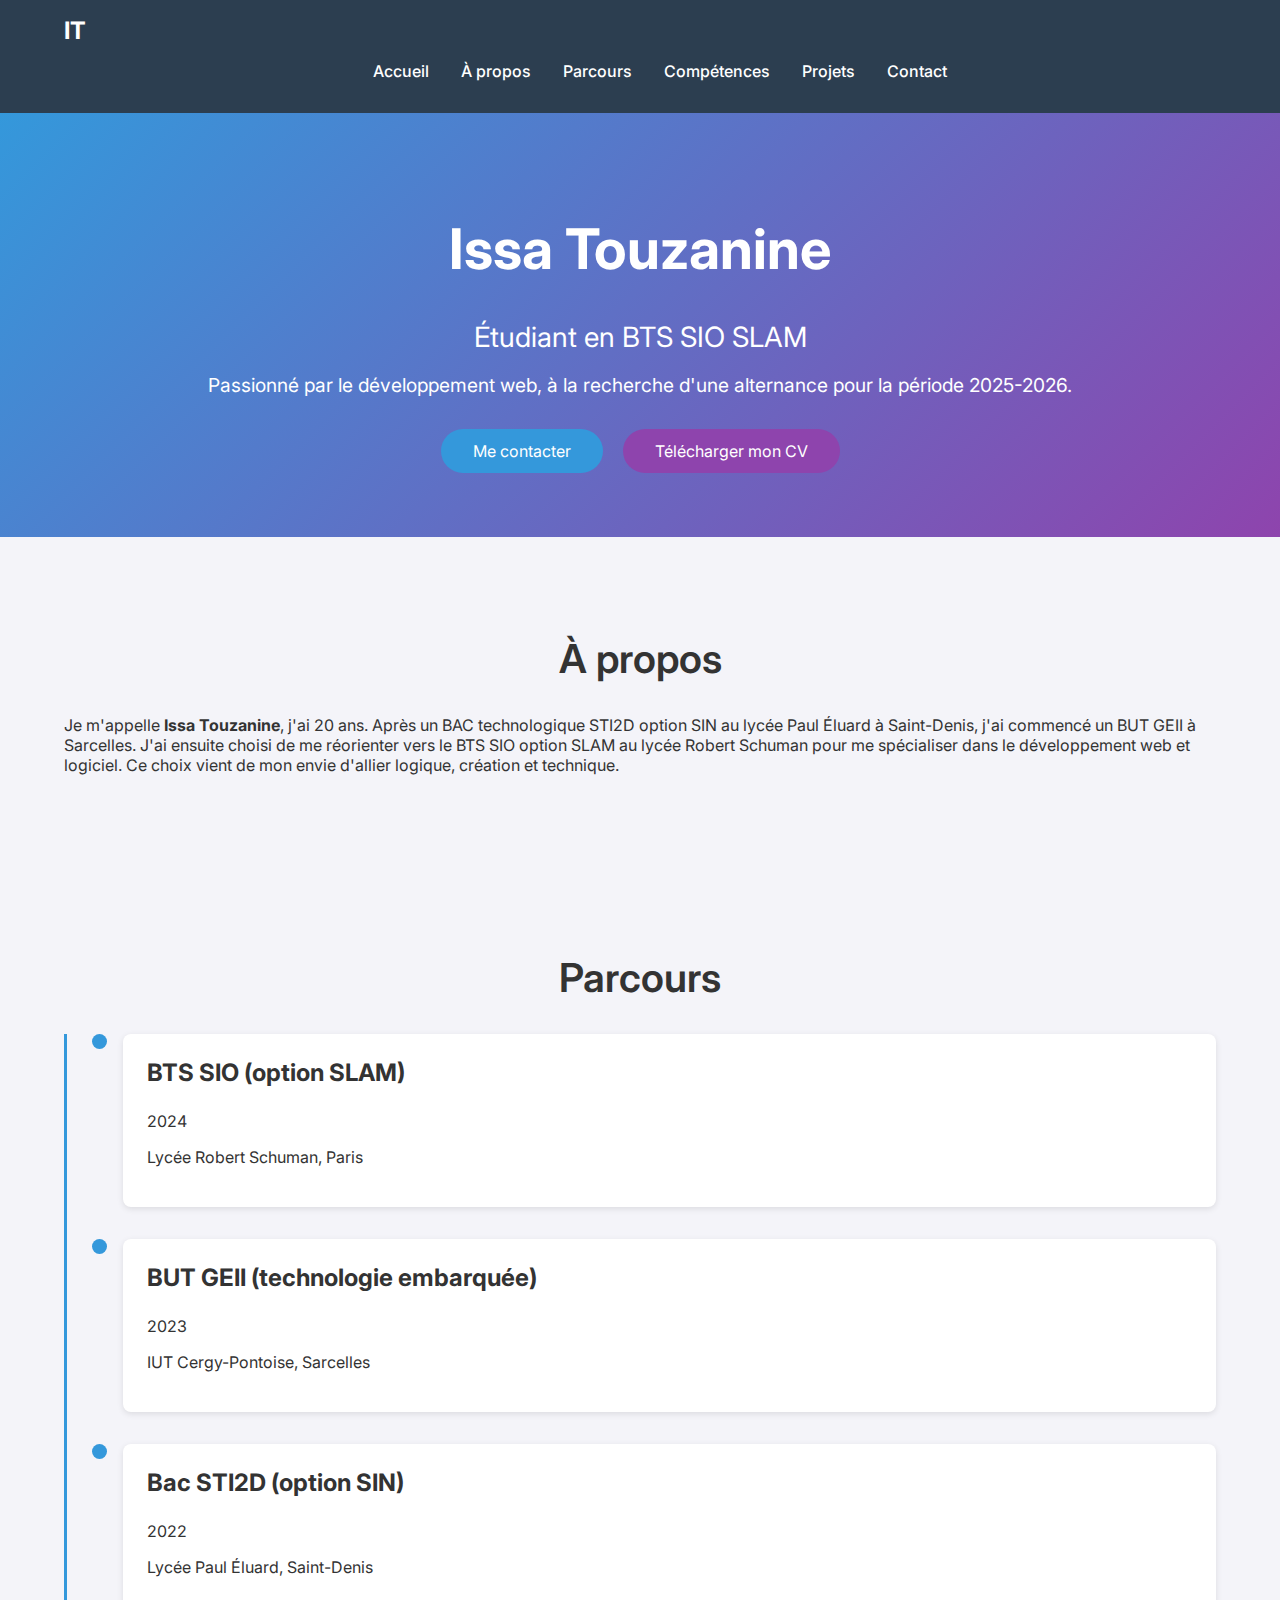
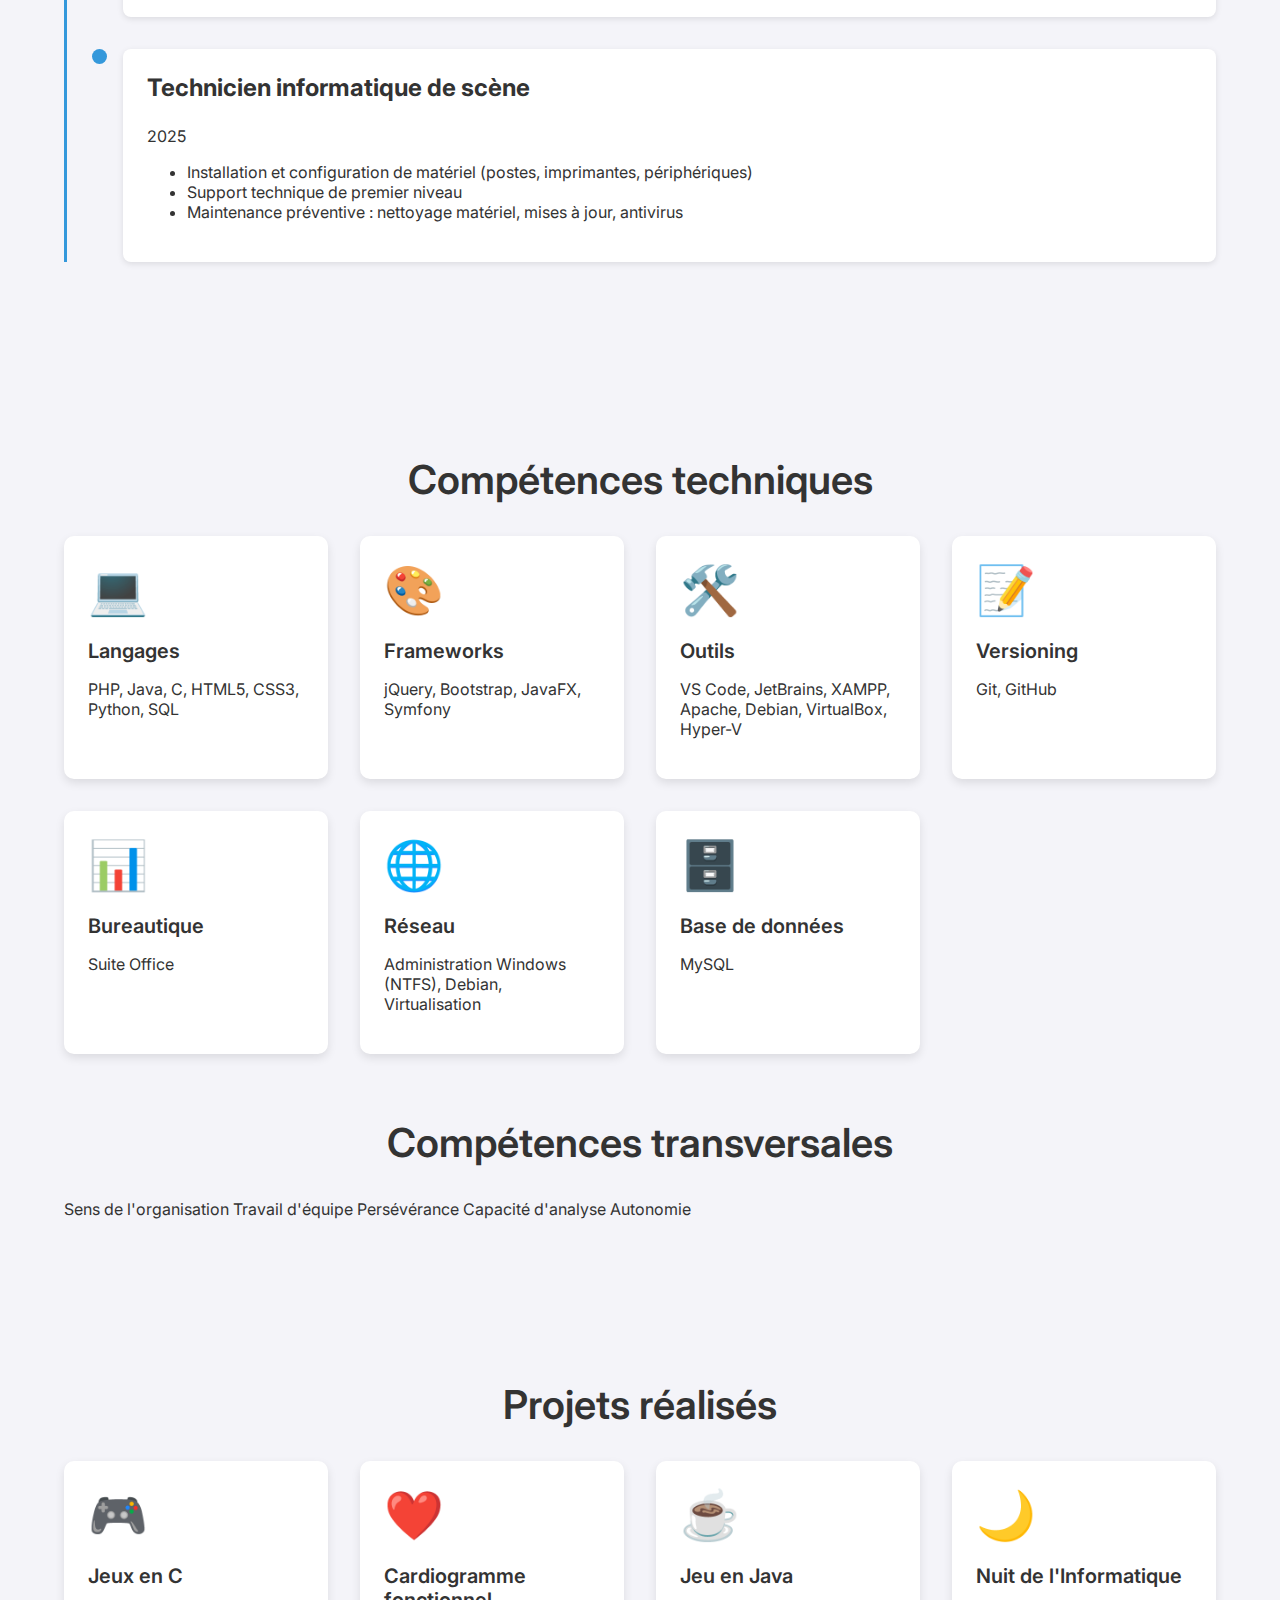
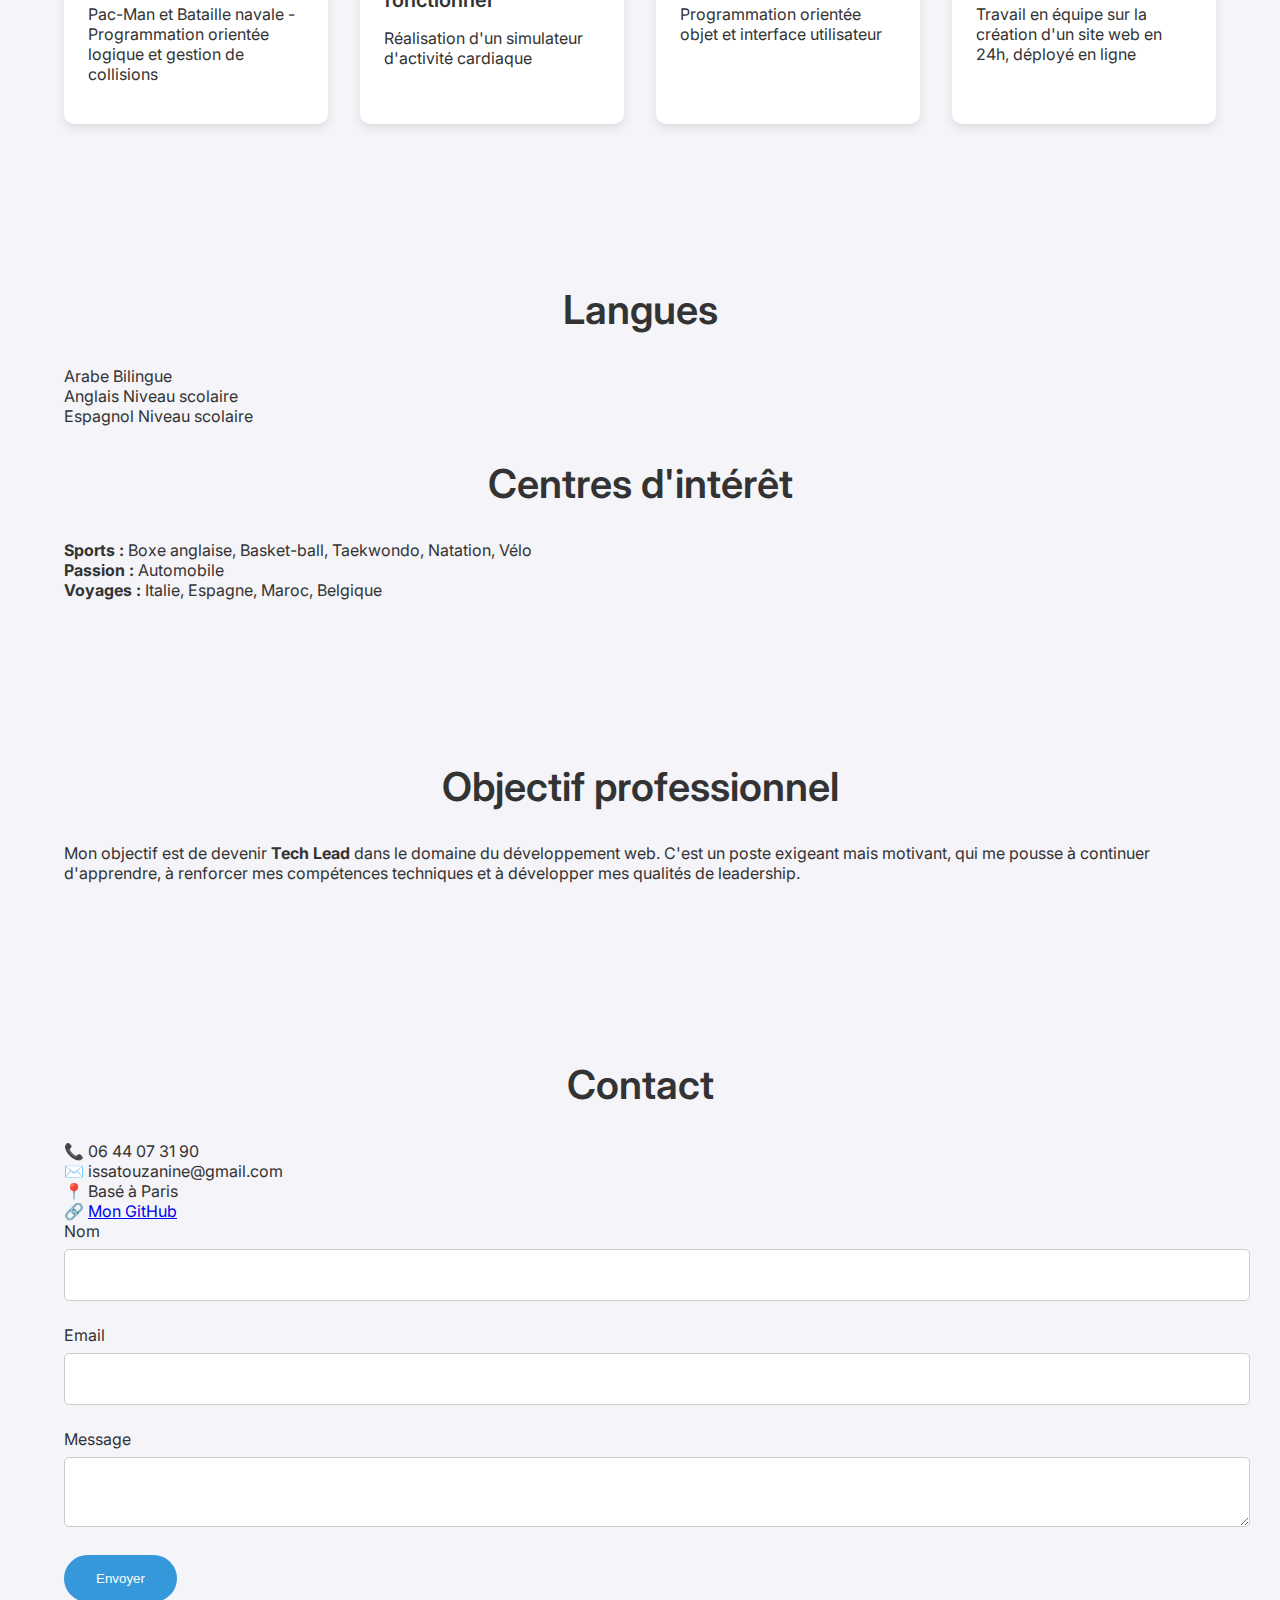
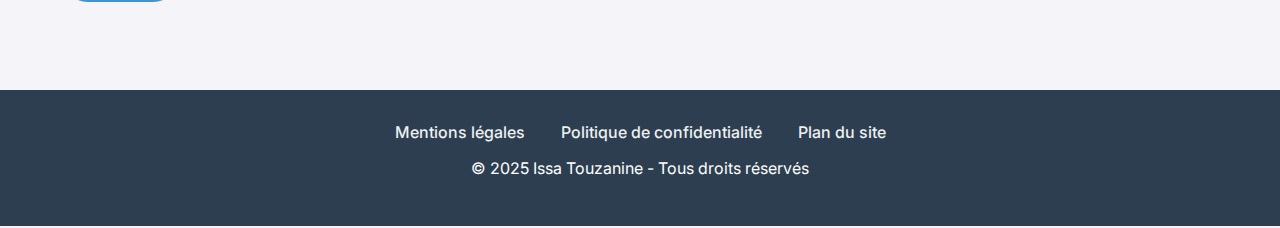
<file: index.html>
<!doctype html>
<html lang="fr">
<head>
    <meta charset="UTF-8" />
    <meta name="viewport" content="width=device-width, initial-scale=1.0" />
    <title>Issa Touzanine - Portfolio</title>
    <link rel="preconnect" href="https://fonts.googleapis.com">
    <link rel="preconnect" href="https://fonts.gstatic.com" crossorigin>
    <link href="https://fonts.googleapis.com/css2?family=Inter:wght@300;400;500;600;700&display=swap" rel="stylesheet">

    <style>
        /* Global Styles */
        body {
            font-family: 'Inter', sans-serif;
            background-color: #f4f4f9;
            color: #333;
            margin: 0;
            padding: 0;
            box-sizing: border-box;
        }

        .container {
            width: 90%;
            max-width: 1200px;
            margin: 0 auto;
        }

        /* Navbar */
        .navbar {
            background-color: #2c3e50;
            padding: 1rem 0;
            box-shadow: 0 4px 10px rgba(0, 0, 0, 0.1);
        }

        .navbar .nav-brand {
            font-size: 1.5rem;
            color: #fff;
            font-weight: bold;
        }

        .nav-menu {
            list-style: none;
            display: flex;
            justify-content: center;
            gap: 2rem;
        }

        .nav-menu .nav-link {
            color: #fff;
            text-decoration: none;
            font-weight: 500;
            transition: color 0.3s ease;
        }

        .nav-menu .nav-link:hover {
            color: #ecf0f1;
        }

        /* Hero Section */
        .hero {
            background: linear-gradient(135deg, #3498db, #8e44ad);
            color: white;
            padding: 4rem 0;
            text-align: center;
        }

        .hero-title {
            font-size: 3.5rem;
            font-weight: 700;
        }

        .hero-subtitle {
            font-size: 1.75rem;
            font-weight: 400;
            margin: 1rem 0;
        }

        .hero-text {
            font-size: 1.2rem;
            margin-bottom: 2rem;
        }

        .hero-buttons .btn {
            padding: 0.75rem 2rem;
            font-size: 1rem;
            color: white;
            border: none;
            cursor: pointer;
            border-radius: 25px;
            transition: background 0.3s ease;
            text-decoration: none;
            display: inline-block;
        }

        .hero-buttons .btn-primary {
            background-color: #3498db;
            margin-right: 1rem;
        }

        .hero-buttons .btn-primary:hover {
            background-color: #2980b9;
        }

        .hero-buttons .btn-secondary {
            background-color: #8e44ad;
        }

        .hero-buttons .btn-secondary:hover {
            background-color: #9b59b6;
        }

        /* Section Styles */
        .section {
            padding: 4rem 0;
        }

        .section-title {
            font-size: 2.5rem;
            font-weight: 600;
            margin-bottom: 2rem;
            text-align: center;
        }

        .timeline {
            border-left: 3px solid #3498db;
            padding-left: 2rem;
        }

        .timeline-item {
            position: relative;
            margin-bottom: 2rem;
            padding-left: 1.5rem;
        }

        .timeline-marker {
            position: absolute;
            left: -7px;
            top: 0;
            width: 15px;
            height: 15px;
            background-color: #3498db;
            border-radius: 50%;
        }

        .timeline-content {
            background-color: #fff;
            padding: 1.5rem;
            box-shadow: 0 2px 6px rgba(0, 0, 0, 0.1);
            border-radius: 8px;
        }

        .timeline-content h3 {
            margin-top: 0;
            font-size: 1.5rem;
        }

        .skills-grid,
        .projects-grid {
            display: grid;
            grid-template-columns: repeat(auto-fill, minmax(250px, 1fr));
            gap: 2rem;
        }

        .skill-card,
        .project-card {
            background-color: #fff;
            padding: 1.5rem;
            box-shadow: 0 4px 10px rgba(0, 0, 0, 0.1);
            border-radius: 10px;
            transition: transform 0.3s ease, box-shadow 0.3s ease;
        }

        .skill-card:hover,
        .project-card:hover {
            transform: translateY(-5px);
            box-shadow: 0 8px 15px rgba(0, 0, 0, 0.2);
        }

        .skill-icon,
        .project-image {
            font-size: 3rem;
            margin-bottom: 1rem;
        }

        .skill-card h3,
        .project-card h3 {
            font-size: 1.25rem;
            font-weight: 600;
            margin-bottom: 0.75rem;
        }

        /* Contact Section */
        .contact-form .form-group {
            margin-bottom: 1.5rem;
        }

        .contact-form input,
        .contact-form textarea {
            width: 100%;
            padding: 1rem;
            border-radius: 5px;
            border: 1px solid #ccc;
            font-size: 1rem;
            margin-top: 0.5rem;
        }

        .contact-form button {
            background-color: #3498db;
            color: white;
            padding: 1rem 2rem;
            border: none;
            border-radius: 25px;
            cursor: pointer;
            transition: background 0.3s ease;
        }

        .contact-form button:hover {
            background-color: #2980b9;
        }

        /* Footer */
        .footer {
            background-color: #2c3e50;
            color: #fff;
            padding: 2rem 0;
            text-align: center;
        }

        .footer-links a {
            color: #ecf0f1;
            margin: 0 1rem;
            text-decoration: none;
            font-weight: 500;
            transition: color 0.3s ease;
        }

        .footer-links a:hover {
            color: #3498db;
        }
    </style>

</head>
<body>
<!-- Navigation -->
<nav class="navbar" id="navbar">
    <div class="container">
        <div class="nav-brand">IT</div>
        <ul class="nav-menu" id="nav-menu">
            <li><a href="#accueil" class="nav-link">Accueil</a></li>
            <li><a href="#apropos" class="nav-link">À propos</a></li>
            <li><a href="#parcours" class="nav-link">Parcours</a></li>
            <li><a href="#competences" class="nav-link">Compétences</a></li>
            <li><a href="#projets" class="nav-link">Projets</a></li>
            <li><a href="#contact" class="nav-link">Contact</a></li>
        </ul>
        <div class="hamburger" id="hamburger">
            <span></span>
            <span></span>
            <span></span>
        </div>
    </div>
</nav>

<!-- Hero Section -->
<section id="accueil" class="hero">
    <div class="container">
        <div class="hero-content fade-in">
            <h1 class="hero-title">Issa Touzanine</h1>
            <h2 class="hero-subtitle">Étudiant en BTS SIO SLAM</h2>
            <p class="hero-text">Passionné par le développement web, à la recherche d'une alternance pour la période 2025-2026.</p>
            <div class="hero-buttons">
                <a href="#contact" class="btn btn-primary">Me contacter</a>
                <a href="#" class="btn btn-secondary">Télécharger mon CV</a>
            </div>
        </div>
    </div>
    <div class="scroll-indicator">
        <span></span>
    </div>
</section>

<!-- About Section -->
<section id="apropos" class="section">
    <div class="container">
        <h2 class="section-title">À propos</h2>
        <div class="about-content fade-on-scroll">
            <p>Je m'appelle <strong>Issa Touzanine</strong>, j'ai 20 ans. Après un BAC technologique STI2D option SIN au lycée Paul Éluard à Saint-Denis, j'ai commencé un BUT GEII à Sarcelles. J'ai ensuite choisi de me réorienter vers le BTS SIO option SLAM au lycée Robert Schuman pour me spécialiser dans le développement web et logiciel. Ce choix vient de mon envie d'allier logique, création et technique.</p>
        </div>
    </div>
</section>

<!-- Parcours Section -->
<section id="parcours" class="section section-alt">
    <div class="container">
        <h2 class="section-title">Parcours</h2>
        <div class="timeline">
            <div class="timeline-item fade-on-scroll">
                <div class="timeline-marker"></div>
                <div class="timeline-content">
                    <h3>BTS SIO (option SLAM)</h3>
                    <span class="timeline-date">2024</span>
                    <p>Lycée Robert Schuman, Paris</p>
                </div>
            </div>
            <div class="timeline-item fade-on-scroll">
                <div class="timeline-marker"></div>
                <div class="timeline-content">
                    <h3>BUT GEII (technologie embarquée)</h3>
                    <span class="timeline-date">2023</span>
                    <p>IUT Cergy-Pontoise, Sarcelles</p>
                </div>
            </div>
            <div class="timeline-item fade-on-scroll">
                <div class="timeline-marker"></div>
                <div class="timeline-content">
                    <h3>Bac STI2D (option SIN)</h3>
                    <span class="timeline-date">2022</span>
                    <p>Lycée Paul Éluard, Saint-Denis</p>
                </div>
            </div>
            <div class="timeline-item fade-on-scroll">
                <div class="timeline-marker"></div>
                <div class="timeline-content">
                    <h3>Technicien informatique de scène</h3>
                    <span class="timeline-date">2025</span>
                    <ul>
                        <li>Installation et configuration de matériel (postes, imprimantes, périphériques)</li>
                        <li>Support technique de premier niveau</li>
                        <li>Maintenance préventive : nettoyage matériel, mises à jour, antivirus</li>
                    </ul>
                </div>
            </div>
        </div>
    </div>
</section>

<!-- Compétences Section -->
<section id="competences" class="section">
    <div class="container">
        <h2 class="section-title">Compétences techniques</h2>
        <div class="skills-grid">
            <div class="skill-card fade-on-scroll">
                <div class="skill-icon">💻</div>
                <h3>Langages</h3>
                <p>PHP, Java, C, HTML5, CSS3, Python, SQL</p>
            </div>
            <div class="skill-card fade-on-scroll">
                <div class="skill-icon">🎨</div>
                <h3>Frameworks</h3>
                <p>jQuery, Bootstrap, JavaFX, Symfony</p>
            </div>
            <div class="skill-card fade-on-scroll">
                <div class="skill-icon">🛠️</div>
                <h3>Outils</h3>
                <p>VS Code, JetBrains, XAMPP, Apache, Debian, VirtualBox, Hyper-V</p>
            </div>
            <div class="skill-card fade-on-scroll">
                <div class="skill-icon">📝</div>
                <h3>Versioning</h3>
                <p>Git, GitHub</p>
            </div>
            <div class="skill-card fade-on-scroll">
                <div class="skill-icon">📊</div>
                <h3>Bureautique</h3>
                <p>Suite Office</p>
            </div>
            <div class="skill-card fade-on-scroll">
                <div class="skill-icon">🌐</div>
                <h3>Réseau</h3>
                <p>Administration Windows (NTFS), Debian, Virtualisation</p>
            </div>
            <div class="skill-card fade-on-scroll">
                <div class="skill-icon">🗄️</div>
                <h3>Base de données</h3>
                <p>MySQL</p>
            </div>
        </div>

        <h2 class="section-title" style="margin-top: 4rem;">Compétences transversales</h2>
        <div class="soft-skills fade-on-scroll">
            <span class="tag">Sens de l'organisation</span>
            <span class="tag">Travail d'équipe</span>
            <span class="tag">Persévérance</span>
            <span class="tag">Capacité d'analyse</span>
            <span class="tag">Autonomie</span>
        </div>
    </div>
</section>

<!-- Projets Section -->
<section id="projets" class="section section-alt">
    <div class="container">
        <h2 class="section-title">Projets réalisés</h2>
        <div class="projects-grid">
            <div class="project-card fade-on-scroll">
                <div class="project-image">🎮</div>
                <h3>Jeux en C</h3>
                <p>Pac-Man et Bataille navale - Programmation orientée logique et gestion de collisions</p>
            </div>
            <div class="project-card fade-on-scroll">
                <div class="project-image">❤️</div>
                <h3>Cardiogramme fonctionnel</h3>
                <p>Réalisation d'un simulateur d'activité cardiaque</p>
            </div>
            <div class="project-card fade-on-scroll">
                <div class="project-image">☕</div>
                <h3>Jeu en Java</h3>
                <p>Programmation orientée objet et interface utilisateur</p>
            </div>
            <div class="project-card fade-on-scroll">
                <div class="project-image">🌙</div>
                <h3>Nuit de l'Informatique</h3>
                <p>Travail en équipe sur la création d'un site web en 24h, déployé en ligne</p>
            </div>
        </div>
    </div>
</section>

<!-- Langues et Intérêts Section -->
<section id="langues" class="section">
    <div class="container">
        <div class="two-columns">
            <div class="fade-on-scroll">
                <h2 class="section-title">Langues</h2>
                <div class="languages">
                    <div class="language-item">
                        <span class="language-name">Arabe</span>
                        <span class="language-level">Bilingue</span>
                    </div>
                    <div class="language-item">
                        <span class="language-name">Anglais</span>
                        <span class="language-level">Niveau scolaire</span>
                    </div>
                    <div class="language-item">
                        <span class="language-name">Espagnol</span>
                        <span class="language-level">Niveau scolaire</span>
                    </div>
                </div>
            </div>
            <div class="fade-on-scroll">
                <h2 class="section-title">Centres d'intérêt</h2>
                <div class="interests">
                    <div class="interest-item">
                        <strong>Sports :</strong> Boxe anglaise, Basket-ball, Taekwondo, Natation, Vélo
                    </div>
                    <div class="interest-item">
                        <strong>Passion :</strong> Automobile
                    </div>
                    <div class="interest-item">
                        <strong>Voyages :</strong> Italie, Espagne, Maroc, Belgique
                    </div>
                </div>
            </div>
        </div>
    </div>
</section>

<!-- Objectif Section -->
<section id="objectif" class="section section-alt">
    <div class="container">
        <div class="objectif-box fade-on-scroll">
            <h2 class="section-title">Objectif professionnel</h2>
            <p>Mon objectif est de devenir <strong>Tech Lead</strong> dans le domaine du développement web. C'est un poste exigeant mais motivant, qui me pousse à continuer d'apprendre, à renforcer mes compétences techniques et à développer mes qualités de leadership.</p>
        </div>
    </div>
</section>

<!-- Contact Section -->
<section id="contact" class="section">
    <div class="container">
        <h2 class="section-title">Contact</h2>
        <div class="contact-content">
            <div class="contact-info fade-on-scroll">
                <div class="contact-item">
                    <span class="contact-icon">📞</span>
                    <span>06 44 07 31 90</span>
                </div>
                <div class="contact-item">
                    <span class="contact-icon">✉️</span>
                    <span>issatouzanine@gmail.com</span>
                </div>
                <div class="contact-item">
                    <span class="contact-icon">📍</span>
                    <span>Basé à Paris</span>
                </div>
                <div class="contact-item">
                    <span class="contact-icon">🔗</span>
                    <span><a href="https://github.com/IssaTouzanine" target="_blank">Mon GitHub</a></span>
                </div>
            </div>

            <form class="contact-form fade-on-scroll">
                <div class="form-group">
                    <label for="name">Nom</label>
                    <input type="text" id="name" name="name" required>
                </div>
                <div class="form-group">
                    <label for="email">Email</label>
                    <input type="email" id="email" name="email" required>
                </div>
                <div class="form-group">
                    <label for="message">Message</label>
                    <textarea id="message" name="message" required></textarea>
                </div>
                <div class="form-group">
                    <button type="submit">Envoyer</button>
                </div>
            </form>
        </div>
    </div>
</section>

<!-- Footer -->
<footer class="footer">
    <div class="container">
        <div class="footer-links">
            <a href="#">Mentions légales</a>
            <a href="#">Politique de confidentialité</a>
            <a href="#">Plan du site</a>
        </div>
        <p>&copy; 2025 Issa Touzanine - Tous droits réservés</p>
    </div>
</footer>
</body>
</html>
</file>
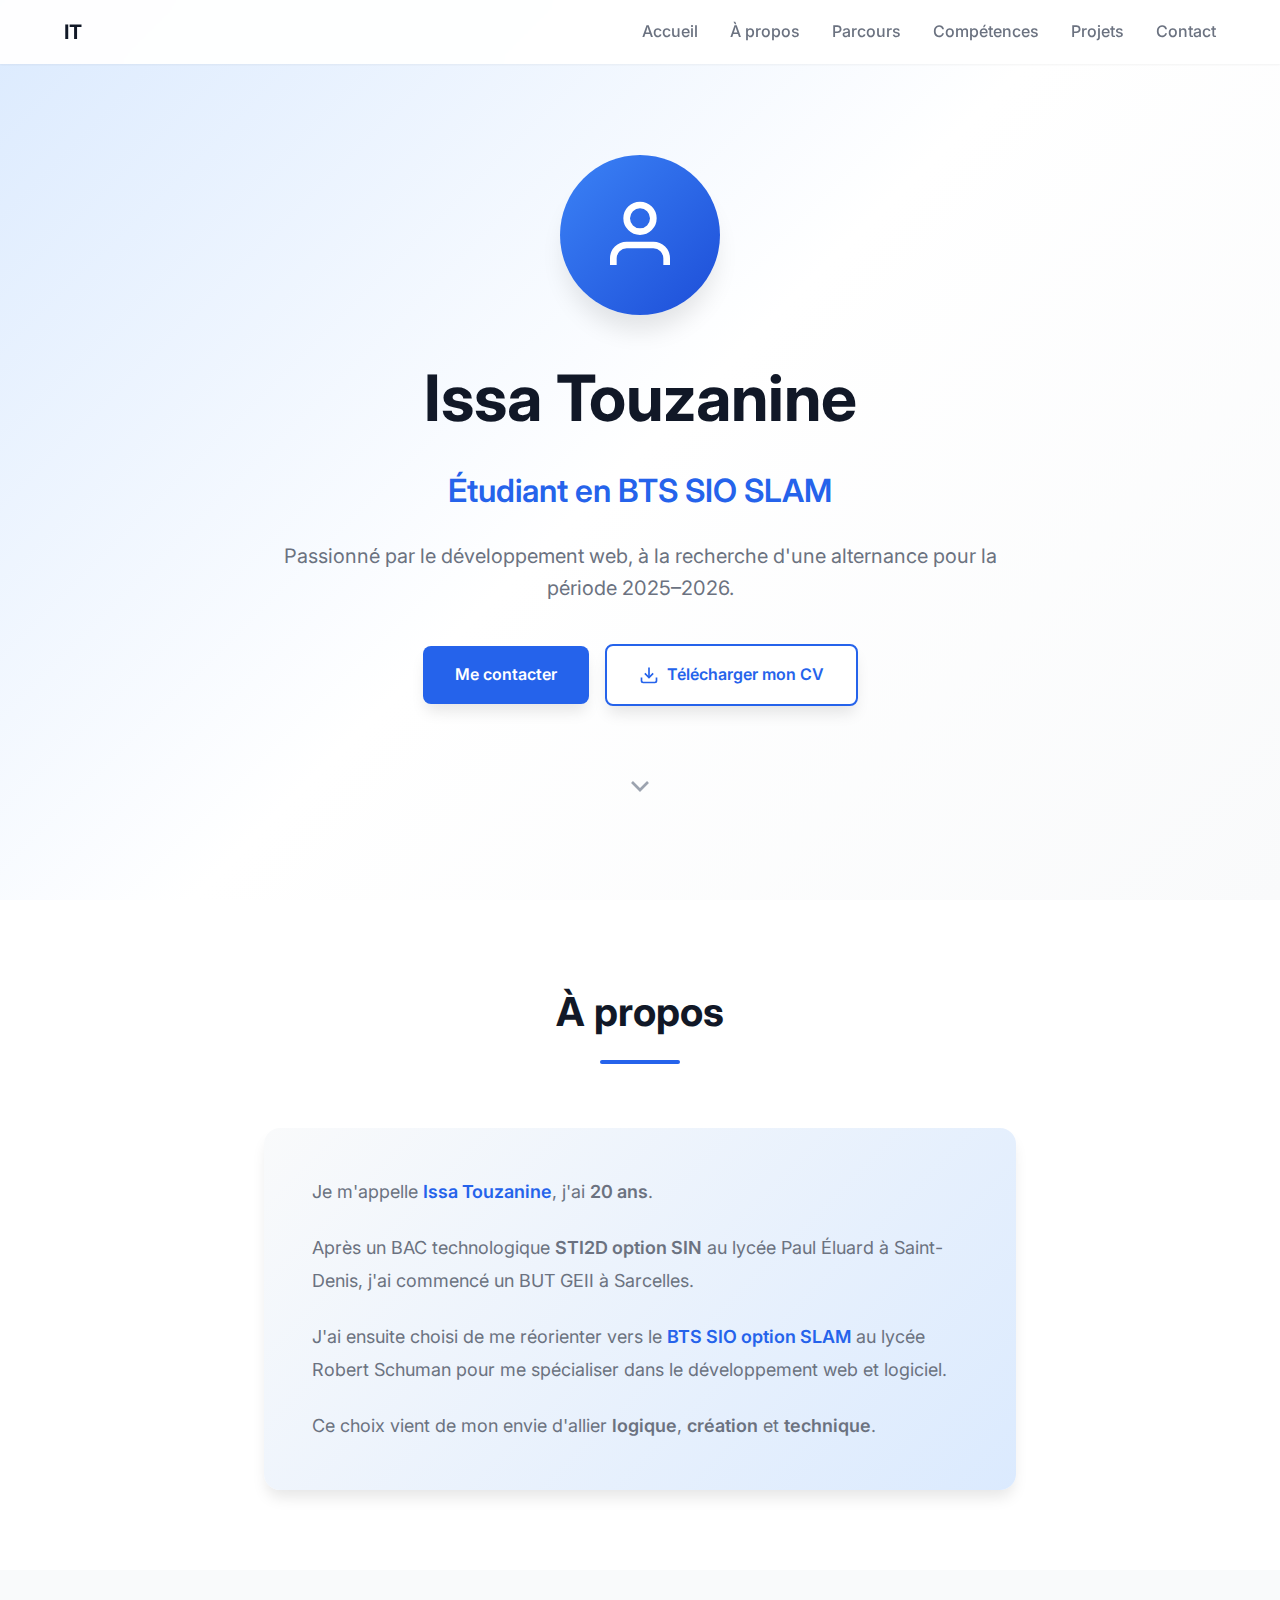
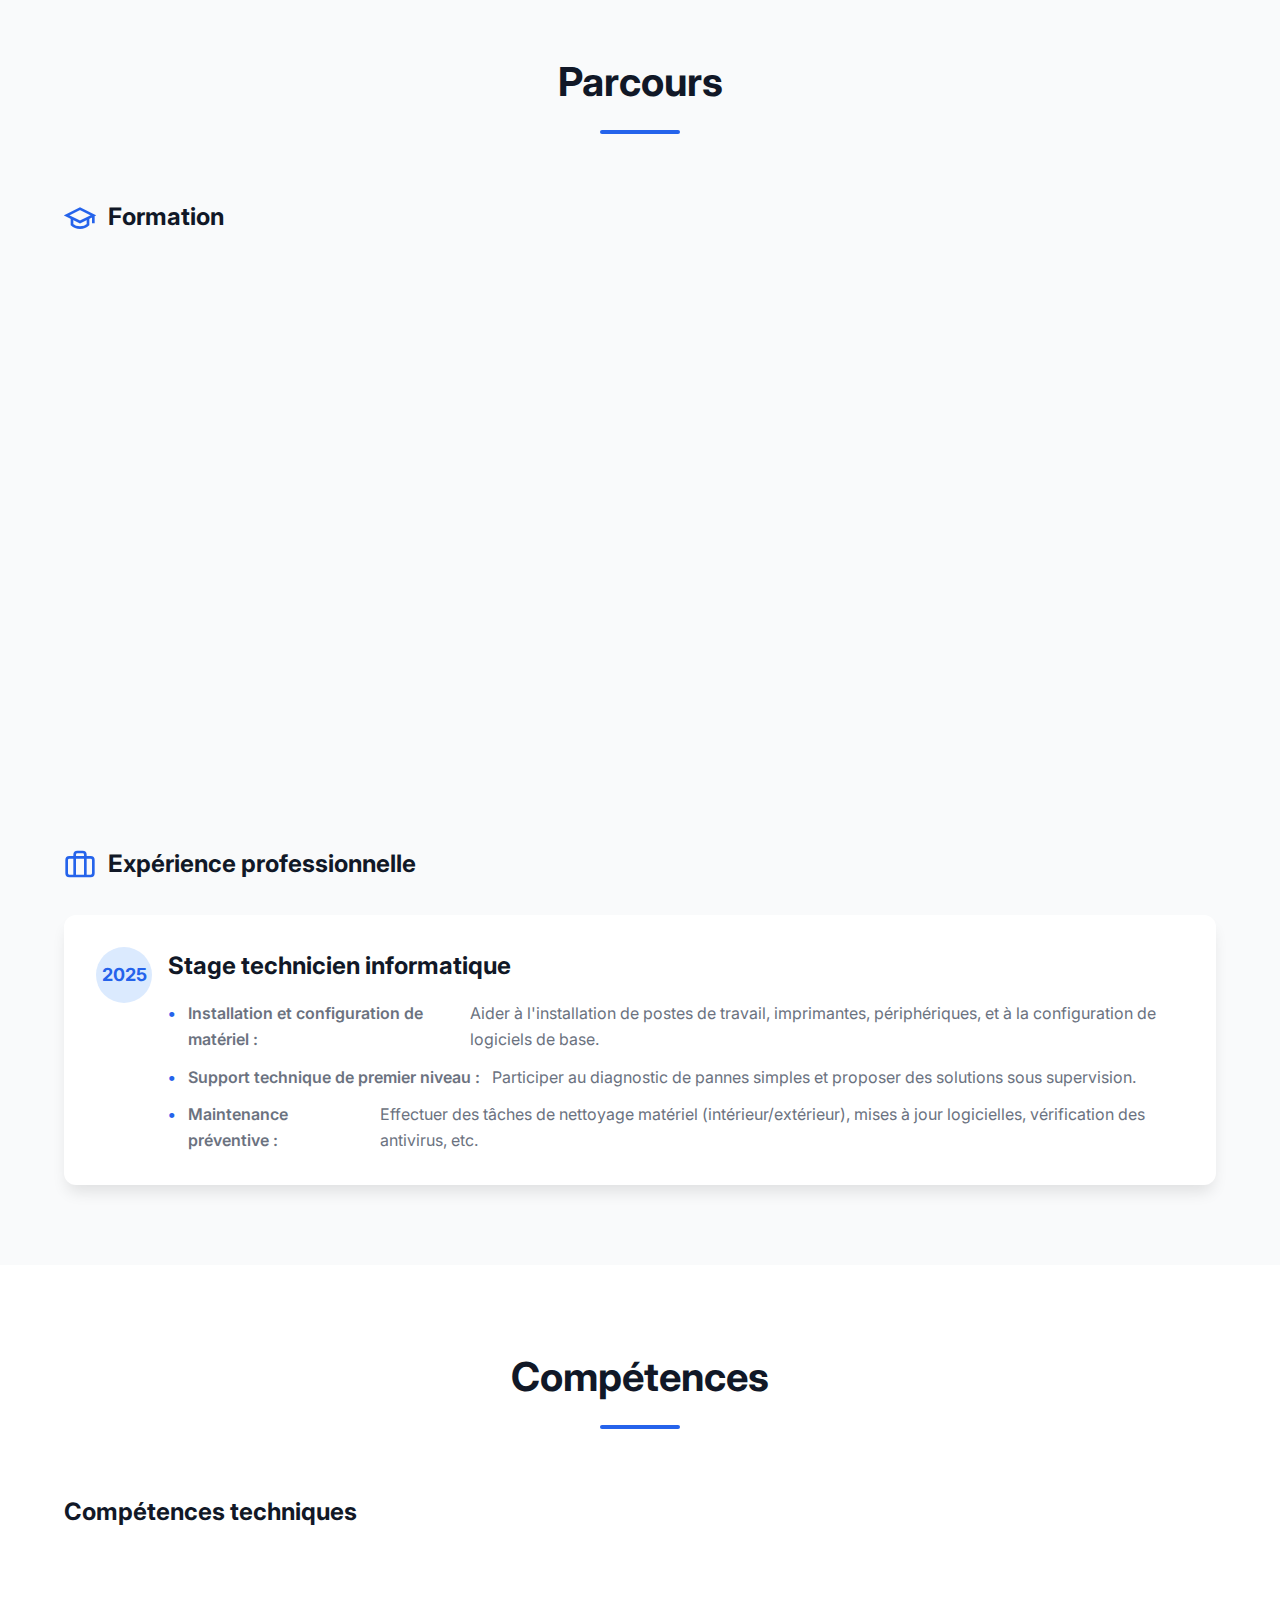
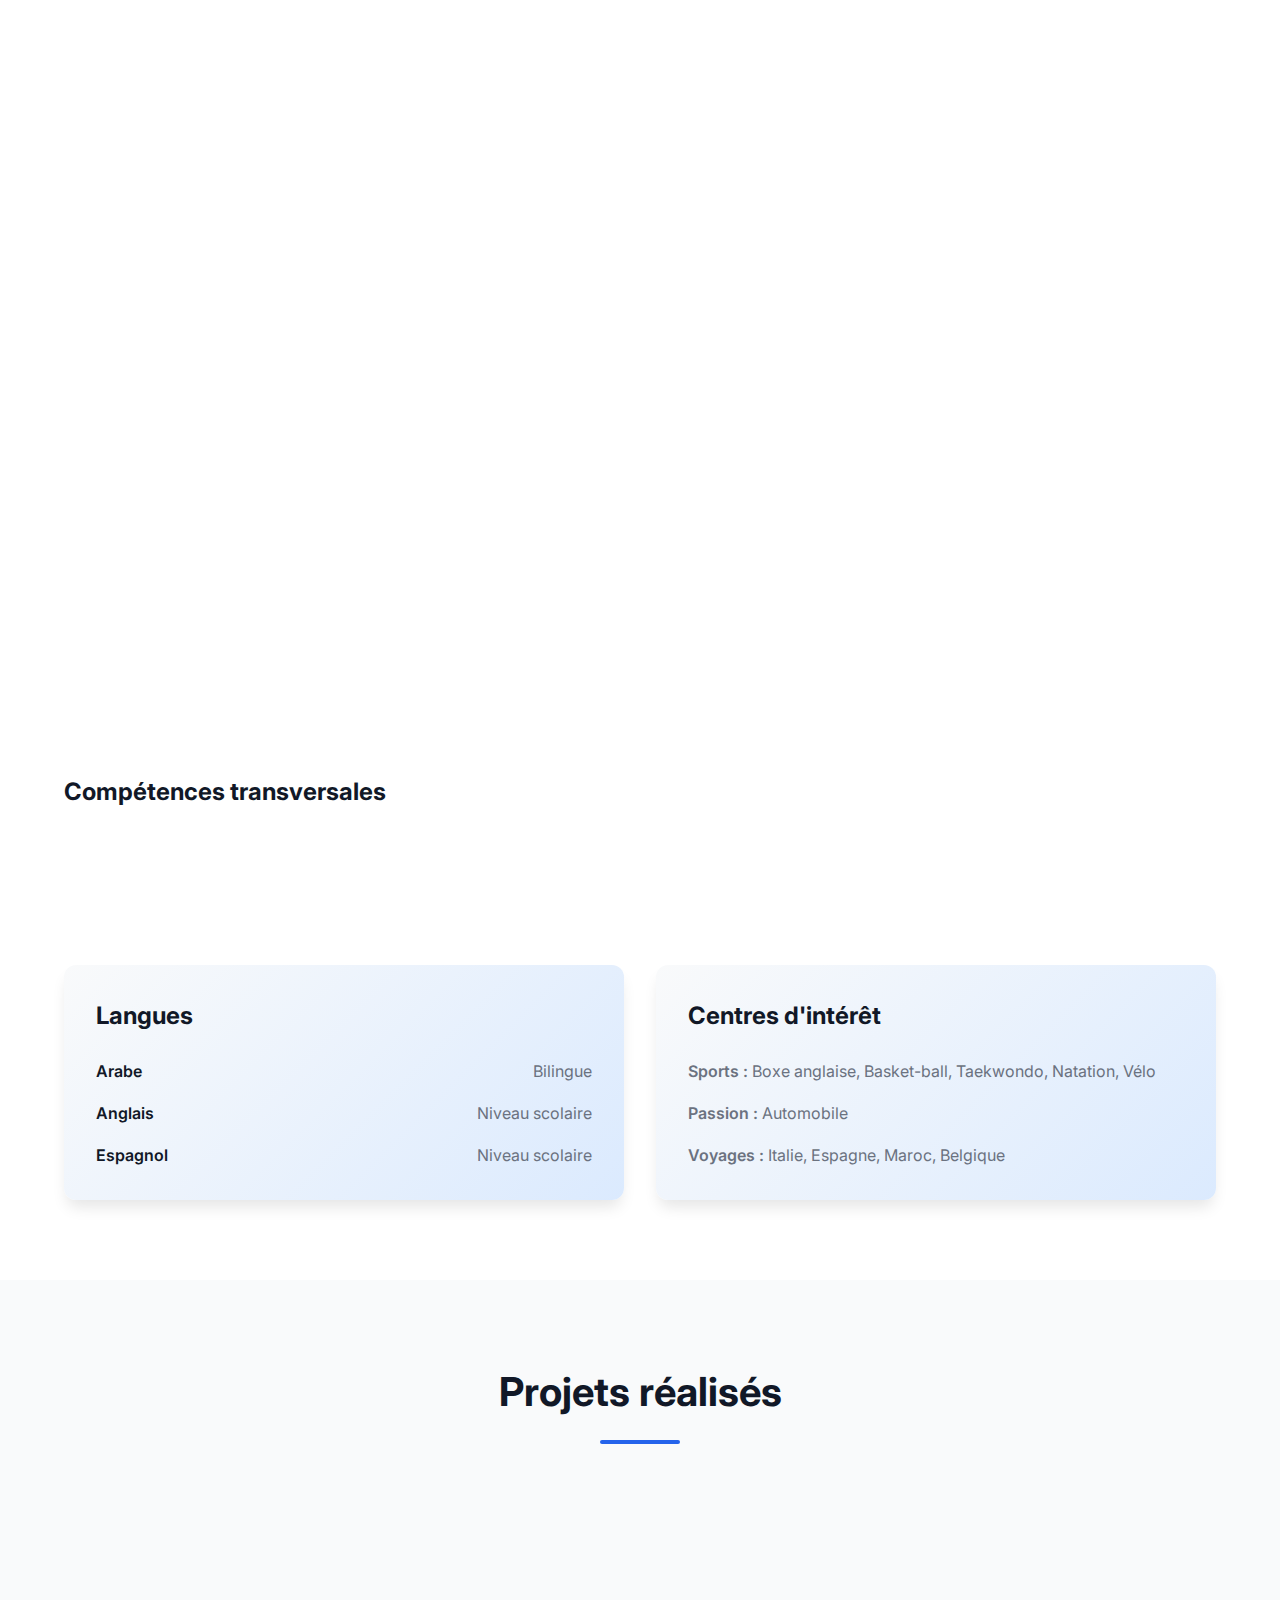
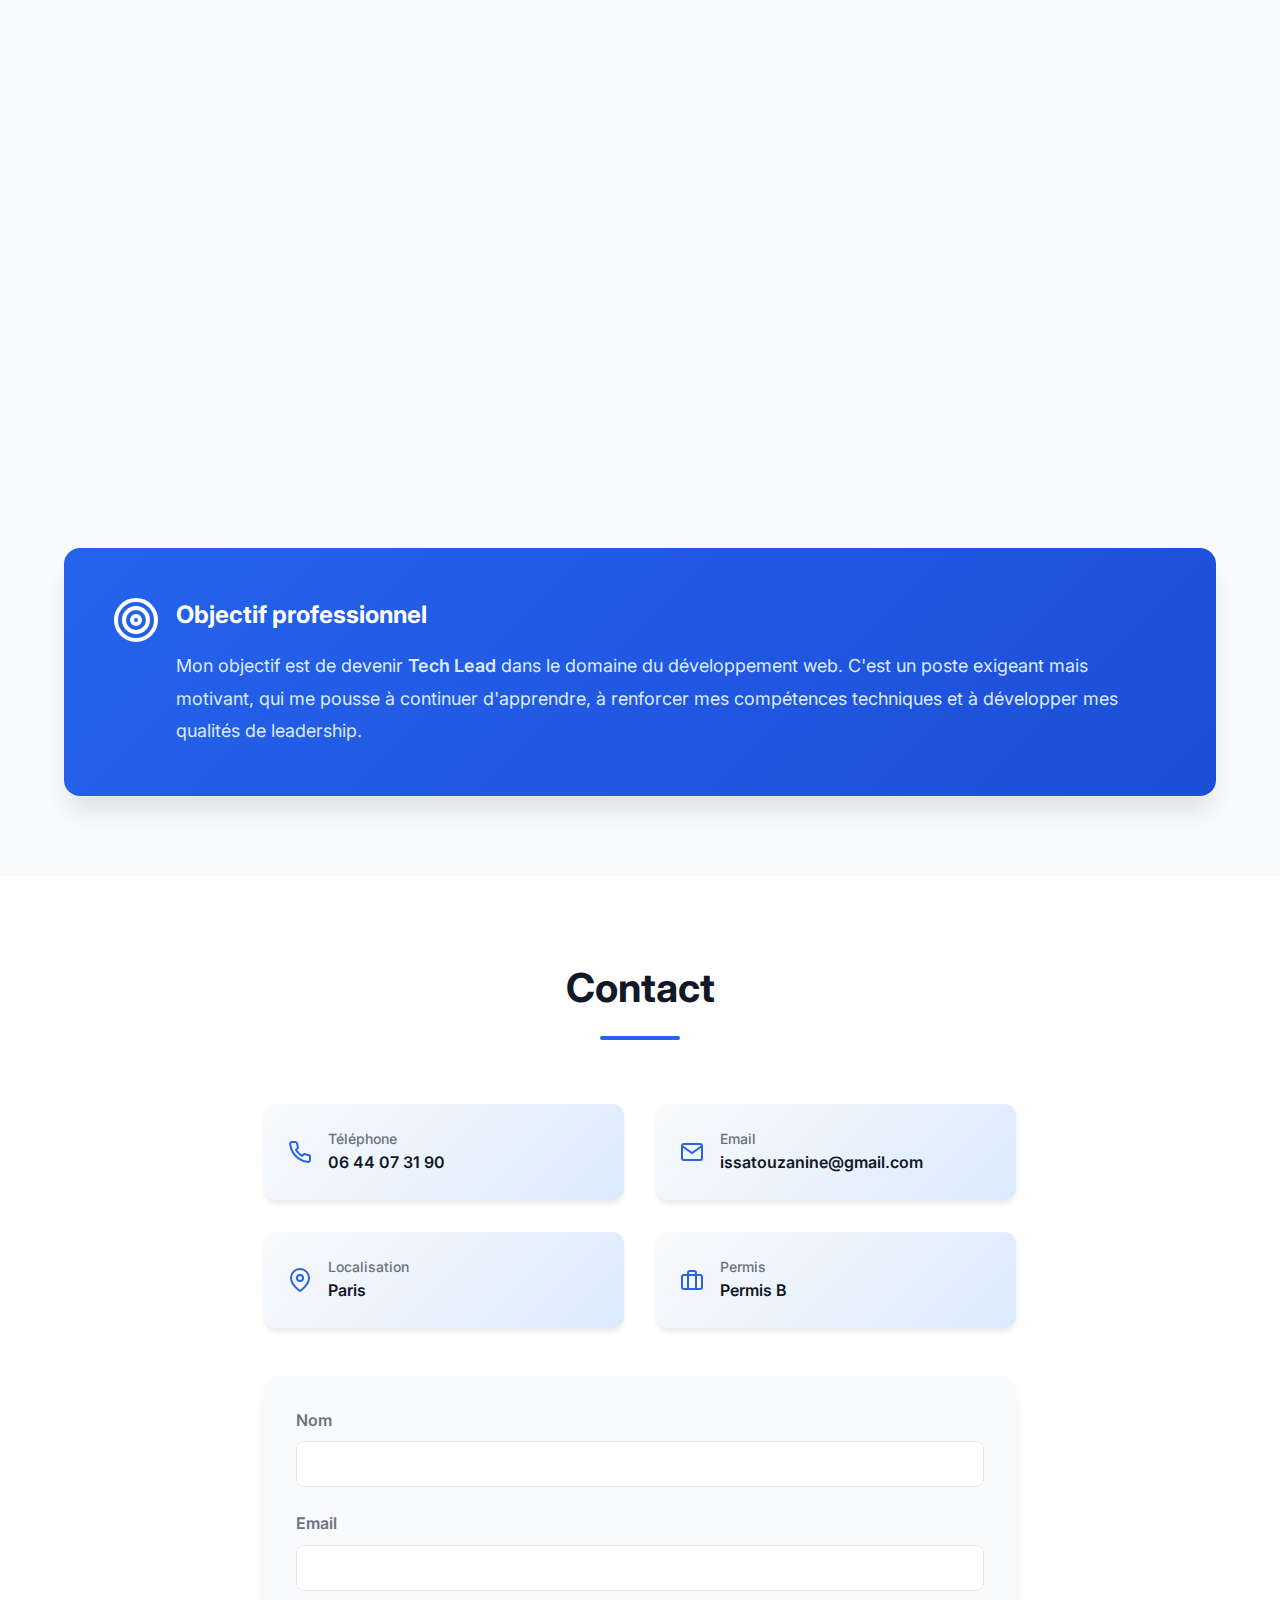
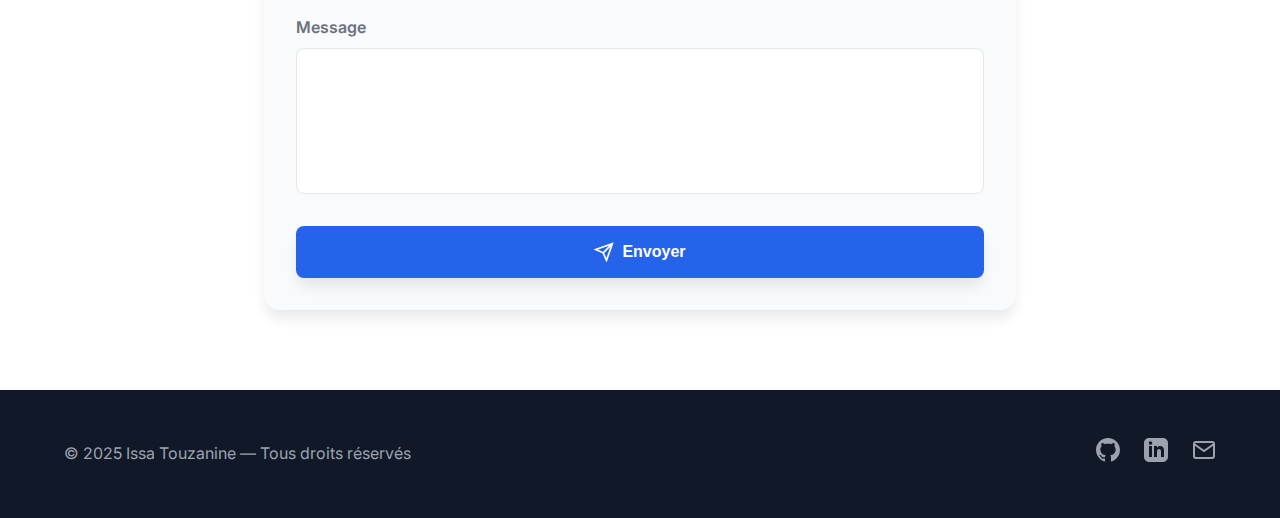
<file: portfolio/index.html>
<!DOCTYPE html>
<html lang="fr">
<head>
    <meta charset="UTF-8">
    <meta name="viewport" content="width=device-width, initial-scale=1.0">
    <title>Issa Touzanine - Portfolio</title>
    <link rel="stylesheet" href="styles.css">
    <link href="https://fonts.googleapis.com/css2?family=Inter:wght@400;500;600;700;800;900&display=swap" rel="stylesheet">
</head>
<body>
    <nav id="navbar">
        <div class="nav-container">
            <div class="logo">IT</div>
            <div class="nav-links">
                <a href="#accueil">Accueil</a>
                <a href="#a-propos">À propos</a>
                <a href="#parcours">Parcours</a>
                <a href="#competences">Compétences</a>
                <a href="#projets">Projets</a>
                <a href="#contact">Contact</a>
            </div>
            <div class="burger-menu" id="burgerMenu">
                <span></span>
                <span></span>
                <span></span>
            </div>
        </div>
    </nav>

    <section id="accueil" class="hero-section">
        <div class="container text-center">
            <div class="fade-in">
                <div class="profile-image">
                    <svg width="80" height="80" viewBox="0 0 24 24" fill="none" stroke="currentColor" stroke-width="2">
                        <path d="M20 21v-2a4 4 0 0 0-4-4H8a4 4 0 0 0-4 4v2"></path>
                        <circle cx="12" cy="7" r="4"></circle>
                    </svg>
                </div>
                <h1 class="hero-title">Issa Touzanine</h1>
                <p class="hero-subtitle">Étudiant en BTS SIO SLAM</p>
                <p class="hero-description">Passionné par le développement web, à la recherche d'une alternance pour la période 2025–2026.</p>
                <div class="hero-buttons">
                    <a href="#contact" class="btn btn-primary">Me contacter</a>
                    <a href="CV TOUZANINE Issa.pdf (2).pdf" download class="btn btn-secondary">
                        <svg width="20" height="20" viewBox="0 0 24 24" fill="none" stroke="currentColor" stroke-width="2">
                            <path d="M21 15v4a2 2 0 0 1-2 2H5a2 2 0 0 1-2-2v-4"></path>
                            <polyline points="7 10 12 15 17 10"></polyline>
                            <line x1="12" y1="15" x2="12" y2="3"></line>
                        </svg>
                        Télécharger mon CV
                    </a>
                </div>
                <div class="scroll-indicator">
                    <svg width="32" height="32" viewBox="0 0 24 24" fill="none" stroke="currentColor" stroke-width="2">
                        <polyline points="6 9 12 15 18 9"></polyline>
                    </svg>
                </div>
            </div>
        </div>
    </section>

    <section id="a-propos" class="section">
        <div class="container-small">
            <div class="section-header">
                <h2>À propos</h2>
                <div class="section-underline"></div>
            </div>
            <div class="about-content">
                <p>Je m'appelle <span class="highlight">Issa Touzanine</span>, j'ai <span class="bold">20 ans</span>.</p>
                <p>Après un BAC technologique <span class="bold">STI2D option SIN</span> au lycée Paul Éluard à Saint-Denis, j'ai commencé un BUT GEII à Sarcelles.</p>
                <p>J'ai ensuite choisi de me réorienter vers le <span class="highlight">BTS SIO option SLAM</span> au lycée Robert Schuman pour me spécialiser dans le développement web et logiciel.</p>
                <p>Ce choix vient de mon envie d'allier <span class="bold">logique</span>, <span class="bold">création</span> et <span class="bold">technique</span>.</p>
            </div>
        </div>
    </section>

    <section id="parcours" class="section section-alt">
        <div class="container">
            <div class="section-header">
                <h2>Parcours</h2>
                <div class="section-underline"></div>
            </div>

            <div class="parcours-subsection">
                <h3 class="subsection-title">
                    <svg width="32" height="32" viewBox="0 0 24 24" fill="none" stroke="currentColor" stroke-width="2">
                        <path d="M22 10v6M2 10l10-5 10 5-10 5z"></path>
                        <path d="M6 12v5c3 3 9 3 12 0v-5"></path>
                    </svg>
                    Formation
                </h3>
                <div class="timeline">
                    <div class="timeline-item">
                        <div class="timeline-marker">
                            <div class="timeline-badge">24</div>
                        </div>
                        <div class="timeline-content">
                            <div class="timeline-year">2024</div>
                            <h4 class="timeline-title">BTS SIO (option SLAM)</h4>
                            <p class="timeline-location">Lycée Robert Schuman, Paris</p>
                        </div>
                    </div>
                    <div class="timeline-item">
                        <div class="timeline-marker">
                            <div class="timeline-badge">23</div>
                        </div>
                        <div class="timeline-content">
                            <div class="timeline-year">2023</div>
                            <h4 class="timeline-title">BUT GEII (technologie embarquée)</h4>
                            <p class="timeline-location">IUT Cergy-Pontoise, Sarcelles</p>
                        </div>
                    </div>
                    <div class="timeline-item">
                        <div class="timeline-marker">
                            <div class="timeline-badge">22</div>
                        </div>
                        <div class="timeline-content">
                            <div class="timeline-year">2022</div>
                            <h4 class="timeline-title">Bac STI2D (option SIN)</h4>
                            <p class="timeline-location">Lycée Paul Éluard, Saint-Denis</p>
                        </div>
                    </div>
                </div>
            </div>

            <div class="parcours-subsection">
                <h3 class="subsection-title">
                    <svg width="32" height="32" viewBox="0 0 24 24" fill="none" stroke="currentColor" stroke-width="2">
                        <rect x="2" y="7" width="20" height="14" rx="2" ry="2"></rect>
                        <path d="M16 21V5a2 2 0 0 0-2-2h-4a2 2 0 0 0-2 2v16"></path>
                    </svg>
                    Expérience professionnelle
                </h3>
                <div class="experience-card">
                    <div class="experience-badge">2025</div>
                    <div class="experience-content">
                        <h4 class="experience-title">Stage technicien informatique</h4>
                        <ul class="experience-list">
                            <li><span class="bold">Installation et configuration de matériel :</span> Aider à l'installation de postes de travail, imprimantes, périphériques, et à la configuration de logiciels de base.</li>
                            <li><span class="bold">Support technique de premier niveau :</span> Participer au diagnostic de pannes simples et proposer des solutions sous supervision.</li>
                            <li><span class="bold">Maintenance préventive :</span> Effectuer des tâches de nettoyage matériel (intérieur/extérieur), mises à jour logicielles, vérification des antivirus, etc.</li>
                        </ul>
                    </div>
                </div>
            </div>
        </div>
    </section>

    <section id="competences" class="section">
        <div class="container">
            <div class="section-header">
                <h2>Compétences</h2>
                <div class="section-underline"></div>
            </div>

            <div class="competences-section">
                <h3 class="subsection-title-simple">Compétences techniques</h3>
                <div class="skills-grid">
                    <div class="skill-card">
                        <svg class="skill-icon" width="32" height="32" viewBox="0 0 24 24" fill="none" stroke="currentColor" stroke-width="2">
                            <polyline points="16 18 22 12 16 6"></polyline>
                            <polyline points="8 6 2 12 8 18"></polyline>
                        </svg>
                        <h4 class="skill-title">Langages</h4>
                        <div class="skill-tags">
                            <span>PHP</span>
                            <span>Java</span>
                            <span>C</span>
                            <span>HTML5</span>
                            <span>CSS3</span>
                            <span>Python</span>
                            <span>SQL</span>
                        </div>
                    </div>
                    <div class="skill-card">
                        <svg class="skill-icon" width="32" height="32" viewBox="0 0 24 24" fill="none" stroke="currentColor" stroke-width="2">
                            <path d="M14 2H6a2 2 0 0 0-2 2v16a2 2 0 0 0 2 2h12a2 2 0 0 0 2-2V8z"></path>
                            <polyline points="14 2 14 8 20 8"></polyline>
                        </svg>
                        <h4 class="skill-title">Frameworks</h4>
                        <div class="skill-tags">
                            <span>jQuery</span>
                            <span>Bootstrap</span>
                            <span>JavaFX</span>
                            <span>Symfony</span>
                        </div>
                    </div>
                    <div class="skill-card">
                        <svg class="skill-icon" width="32" height="32" viewBox="0 0 24 24" fill="none" stroke="currentColor" stroke-width="2">
                            <path d="M14.7 6.3a1 1 0 0 0 0 1.4l1.6 1.6a1 1 0 0 0 1.4 0l3.77-3.77a6 6 0 0 1-7.94 7.94l-6.91 6.91a2.12 2.12 0 0 1-3-3l6.91-6.91a6 6 0 0 1 7.94-7.94l-3.76 3.76z"></path>
                        </svg>
                        <h4 class="skill-title">Outils</h4>
                        <div class="skill-tags">
                            <span>Visual Studio Code</span>
                            <span>Suite JetBrains</span>
                            <span>XAMPP</span>
                            <span>Apache</span>
                            <span>Debian</span>
                            <span>VirtualBox</span>
                            <span>Hyper-V</span>
                        </div>
                    </div>
                    <div class="skill-card">
                        <svg class="skill-icon" width="32" height="32" viewBox="0 0 24 24" fill="none" stroke="currentColor" stroke-width="2">
                            <line x1="22" y1="2" x2="11" y2="13"></line>
                            <polygon points="22 2 15 22 11 13 2 9 22 2"></polygon>
                        </svg>
                        <h4 class="skill-title">Versioning</h4>
                        <div class="skill-tags">
                            <span>Git</span>
                            <span>GitHub</span>
                        </div>
                    </div>
                    <div class="skill-card">
                        <svg class="skill-icon" width="32" height="32" viewBox="0 0 24 24" fill="none" stroke="currentColor" stroke-width="2">
                            <path d="M14 2H6a2 2 0 0 0-2 2v16a2 2 0 0 0 2 2h12a2 2 0 0 0 2-2V8z"></path>
                            <polyline points="14 2 14 8 20 8"></polyline>
                        </svg>
                        <h4 class="skill-title">Bureautique</h4>
                        <div class="skill-tags">
                            <span>Suite Office</span>
                        </div>
                    </div>
                    <div class="skill-card">
                        <svg class="skill-icon" width="32" height="32" viewBox="0 0 24 24" fill="none" stroke="currentColor" stroke-width="2">
                            <circle cx="12" cy="12" r="2"></circle>
                            <path d="M16.24 7.76a6 6 0 0 1 0 8.49m-8.48-.01a6 6 0 0 1 0-8.49m11.31-2.82a10 10 0 0 1 0 14.14m-14.14 0a10 10 0 0 1 0-14.14"></path>
                        </svg>
                        <h4 class="skill-title">Réseau</h4>
                        <div class="skill-tags">
                            <span>Administration Windows (NTFS)</span>
                            <span>Configuration Debian</span>
                            <span>Virtualisation</span>
                        </div>
                    </div>
                    <div class="skill-card">
                        <svg class="skill-icon" width="32" height="32" viewBox="0 0 24 24" fill="none" stroke="currentColor" stroke-width="2">
                            <ellipse cx="12" cy="5" rx="9" ry="3"></ellipse>
                            <path d="M21 12c0 1.66-4 3-9 3s-9-1.34-9-3"></path>
                            <path d="M3 5v14c0 1.66 4 3 9 3s9-1.34 9-3V5"></path>
                        </svg>
                        <h4 class="skill-title">Base de données</h4>
                        <div class="skill-tags">
                            <span>MySQL</span>
                        </div>
                    </div>
                </div>
            </div>

            <div class="competences-section">
                <h3 class="subsection-title-simple">Compétences transversales</h3>
                <div class="soft-skills">
                    <div class="soft-skill">Sens de l'organisation</div>
                    <div class="soft-skill">Travail d'équipe</div>
                    <div class="soft-skill">Persévérance</div>
                    <div class="soft-skill">Capacité d'analyse</div>
                    <div class="soft-skill">Autonomie</div>
                </div>
            </div>

            <div class="info-grid">
                <div class="info-card">
                    <h3 class="info-title">Langues</h3>
                    <div class="info-items">
                        <div class="info-item">
                            <span class="info-label">Arabe</span>
                            <span class="info-value">Bilingue</span>
                        </div>
                        <div class="info-item">
                            <span class="info-label">Anglais</span>
                            <span class="info-value">Niveau scolaire</span>
                        </div>
                        <div class="info-item">
                            <span class="info-label">Espagnol</span>
                            <span class="info-value">Niveau scolaire</span>
                        </div>
                    </div>
                </div>
                <div class="info-card">
                    <h3 class="info-title">Centres d'intérêt</h3>
                    <div class="info-items">
                        <div class="info-text">
                            <span class="bold">Sports :</span> Boxe anglaise, Basket-ball, Taekwondo, Natation, Vélo
                        </div>
                        <div class="info-text">
                            <span class="bold">Passion :</span> Automobile
                        </div>
                        <div class="info-text">
                            <span class="bold">Voyages :</span> Italie, Espagne, Maroc, Belgique
                        </div>
                    </div>
                </div>
            </div>
        </div>
    </section>

    <section id="projets" class="section section-alt">
        <div class="container">
            <div class="section-header">
                <h2>Projets réalisés</h2>
                <div class="section-underline"></div>
            </div>

            <div class="projects-grid">
                <div class="project-card">
                    <div class="project-icon">
                        <svg width="32" height="32" viewBox="0 0 24 24" fill="none" stroke="currentColor" stroke-width="2">
                            <polyline points="16 18 22 12 16 6"></polyline>
                            <polyline points="8 6 2 12 8 18"></polyline>
                        </svg>
                    </div>
                    <h3 class="project-title">Jeux en C</h3>
                    <h4 class="project-subtitle">Pac-Man et Bataille navale</h4>
                    <p class="project-description">Programmation orientée logique et gestion de collisions</p>
                </div>
                <div class="project-card">
                    <div class="project-icon">
                        <svg width="32" height="32" viewBox="0 0 24 24" fill="none" stroke="currentColor" stroke-width="2">
                            <polyline points="16 18 22 12 16 6"></polyline>
                            <polyline points="8 6 2 12 8 18"></polyline>
                        </svg>
                    </div>
                    <h3 class="project-title">Cardiogramme fonctionnel</h3>
                    <p class="project-description">Réalisation d'un simulateur d'activité cardiaque</p>
                </div>
                <div class="project-card">
                    <div class="project-icon">
                        <svg width="32" height="32" viewBox="0 0 24 24" fill="none" stroke="currentColor" stroke-width="2">
                            <polyline points="16 18 22 12 16 6"></polyline>
                            <polyline points="8 6 2 12 8 18"></polyline>
                        </svg>
                    </div>
                    <h3 class="project-title">Jeu en Java</h3>
                    <p class="project-description">Programmation orientée objet et interface utilisateur</p>
                </div>
                <div class="project-card">
                    <div class="project-icon">
                        <svg width="32" height="32" viewBox="0 0 24 24" fill="none" stroke="currentColor" stroke-width="2">
                            <polyline points="16 18 22 12 16 6"></polyline>
                            <polyline points="8 6 2 12 8 18"></polyline>
                        </svg>
                    </div>
                    <h3 class="project-title">Nuit de l'Informatique</h3>
                    <p class="project-description">Travail en équipe sur la création d'un site web en 24h, déploiement en ligne</p>
                </div>
            </div>

            <div class="objective-card">
                <svg width="48" height="48" viewBox="0 0 24 24" fill="none" stroke="currentColor" stroke-width="2">
                    <circle cx="12" cy="12" r="10"></circle>
                    <circle cx="12" cy="12" r="6"></circle>
                    <circle cx="12" cy="12" r="2"></circle>
                </svg>
                <div>
                    <h3 class="objective-title">Objectif professionnel</h3>
                    <p class="objective-text">
                        Mon objectif est de devenir <span class="bold">Tech Lead</span> dans le domaine du développement web.
                        C'est un poste exigeant mais motivant, qui me pousse à continuer d'apprendre, à renforcer mes compétences
                        techniques et à développer mes qualités de leadership.
                    </p>
                </div>
            </div>
        </div>
    </section>

    <section id="contact" class="section">
        <div class="container-small">
            <div class="section-header">
                <h2>Contact</h2>
                <div class="section-underline"></div>
            </div>

            <div class="contact-info-grid">
                <div class="contact-info-card">
                    <svg width="24" height="24" viewBox="0 0 24 24" fill="none" stroke="currentColor" stroke-width="2">
                        <path d="M22 16.92v3a2 2 0 0 1-2.18 2 19.79 19.79 0 0 1-8.63-3.07 19.5 19.5 0 0 1-6-6 19.79 19.79 0 0 1-3.07-8.67A2 2 0 0 1 4.11 2h3a2 2 0 0 1 2 1.72 12.84 12.84 0 0 0 .7 2.81 2 2 0 0 1-.45 2.11L8.09 9.91a16 16 0 0 0 6 6l1.27-1.27a2 2 0 0 1 2.11-.45 12.84 12.84 0 0 0 2.81.7A2 2 0 0 1 22 16.92z"></path>
                    </svg>
                    <div>
                        <div class="contact-label">Téléphone</div>
                        <div class="contact-value">06 44 07 31 90</div>
                    </div>
                </div>
                <div class="contact-info-card">
                    <svg width="24" height="24" viewBox="0 0 24 24" fill="none" stroke="currentColor" stroke-width="2">
                        <path d="M4 4h16c1.1 0 2 .9 2 2v12c0 1.1-.9 2-2 2H4c-1.1 0-2-.9-2-2V6c0-1.1.9-2 2-2z"></path>
                        <polyline points="22,6 12,13 2,6"></polyline>
                    </svg>
                    <div>
                        <div class="contact-label">Email</div>
                        <div class="contact-value">issatouzanine@gmail.com</div>
                    </div>
                </div>
                <div class="contact-info-card">
                    <svg width="24" height="24" viewBox="0 0 24 24" fill="none" stroke="currentColor" stroke-width="2">
                        <path d="M21 10c0 7-9 13-9 13s-9-6-9-13a9 9 0 0 1 18 0z"></path>
                        <circle cx="12" cy="10" r="3"></circle>
                    </svg>
                    <div>
                        <div class="contact-label">Localisation</div>
                        <div class="contact-value">Paris</div>
                    </div>
                </div>
                <div class="contact-info-card">
                    <svg width="24" height="24" viewBox="0 0 24 24" fill="none" stroke="currentColor" stroke-width="2">
                        <rect x="2" y="7" width="20" height="14" rx="2" ry="2"></rect>
                        <path d="M16 21V5a2 2 0 0 0-2-2h-4a2 2 0 0 0-2 2v16"></path>
                    </svg>
                    <div>
                        <div class="contact-label">Permis</div>
                        <div class="contact-value">Permis B</div>
                    </div>
                </div>
            </div>

            <form id="contactForm" class="contact-form">
                <div class="form-group">
                    <label for="name">Nom</label>
                    <input type="text" id="name" name="name" required>
                </div>
                <div class="form-group">
                    <label for="email">Email</label>
                    <input type="email" id="email" name="email" required>
                </div>
                <div class="form-group">
                    <label for="message">Message</label>
                    <textarea id="message" name="message" rows="6" required></textarea>
                </div>
                <button type="submit" class="btn btn-primary btn-full">
                    <svg width="20" height="20" viewBox="0 0 24 24" fill="none" stroke="currentColor" stroke-width="2">
                        <line x1="22" y1="2" x2="11" y2="13"></line>
                        <polygon points="22 2 15 22 11 13 2 9 22 2"></polygon>
                    </svg>
                    Envoyer
                </button>
            </form>
        </div>
    </section>

    <footer class="footer">
        <div class="container">
            <div class="footer-content">
                <div class="footer-text">
                    <p>&copy; 2025 Issa Touzanine — Tous droits réservés</p>
                </div>
                <div class="footer-social">
                    <a href="https://github.com" target="_blank" rel="noopener noreferrer">
                        <svg width="24" height="24" viewBox="0 0 24 24" fill="currentColor">
                            <path d="M12 0c-6.626 0-12 5.373-12 12 0 5.302 3.438 9.8 8.207 11.387.599.111.793-.261.793-.577v-2.234c-3.338.726-4.033-1.416-4.033-1.416-.546-1.387-1.333-1.756-1.333-1.756-1.089-.745.083-.729.083-.729 1.205.084 1.839 1.237 1.839 1.237 1.07 1.834 2.807 1.304 3.492.997.107-.775.418-1.305.762-1.604-2.665-.305-5.467-1.334-5.467-5.931 0-1.311.469-2.381 1.236-3.221-.124-.303-.535-1.524.117-3.176 0 0 1.008-.322 3.301 1.23.957-.266 1.983-.399 3.003-.404 1.02.005 2.047.138 3.006.404 2.291-1.552 3.297-1.23 3.297-1.23.653 1.653.242 2.874.118 3.176.77.84 1.235 1.911 1.235 3.221 0 4.609-2.807 5.624-5.479 5.921.43.372.823 1.102.823 2.222v3.293c0 .319.192.694.801.576 4.765-1.589 8.199-6.086 8.199-11.386 0-6.627-5.373-12-12-12z"/>
                        </svg>
                    </a>
                    <a href="https://linkedin.com" target="_blank" rel="noopener noreferrer">
                        <svg width="24" height="24" viewBox="0 0 24 24" fill="currentColor">
                            <path d="M19 0h-14c-2.761 0-5 2.239-5 5v14c0 2.761 2.239 5 5 5h14c2.762 0 5-2.239 5-5v-14c0-2.761-2.238-5-5-5zm-11 19h-3v-11h3v11zm-1.5-12.268c-.966 0-1.75-.79-1.75-1.764s.784-1.764 1.75-1.764 1.75.79 1.75 1.764-.783 1.764-1.75 1.764zm13.5 12.268h-3v-5.604c0-3.368-4-3.113-4 0v5.604h-3v-11h3v1.765c1.396-2.586 7-2.777 7 2.476v6.759z"/>
                        </svg>
                    </a>
                    <a href="mailto:issatouzanine@gmail.com">
                        <svg width="24" height="24" viewBox="0 0 24 24" fill="none" stroke="currentColor" stroke-width="2">
                            <path d="M4 4h16c1.1 0 2 .9 2 2v12c0 1.1-.9 2-2 2H4c-1.1 0-2-.9-2-2V6c0-1.1.9-2 2-2z"></path>
                            <polyline points="22,6 12,13 2,6"></polyline>
                        </svg>
                    </a>
                </div>
            </div>
        </div>
    </footer>

    <script src="script.js"></script>
</body>
</html>
</file>
<file: portfolio/styles.css>
* {
    margin: 0;
    padding: 0;
    box-sizing: border-box;
}

:root {
    --primary: #2563eb;
    --primary-dark: #1d4ed8;
    --primary-light: #3b82f6;
    --text-dark: #111827;
    --text-gray: #6b7280;
    --text-light: #9ca3af;
    --bg-white: #ffffff;
    --bg-gray: #f9fafb;
    --bg-gray-dark: #f3f4f6;
    --border-gray: #e5e7eb;
    --shadow-sm: 0 1px 2px 0 rgb(0 0 0 / 0.05);
    --shadow-md: 0 4px 6px -1px rgb(0 0 0 / 0.1);
    --shadow-lg: 0 10px 15px -3px rgb(0 0 0 / 0.1);
    --shadow-xl: 0 20px 25px -5px rgb(0 0 0 / 0.1);
}

body {
    font-family: 'Inter', -apple-system, BlinkMacSystemFont, 'Segoe UI', sans-serif;
    line-height: 1.6;
    color: var(--text-dark);
    background: var(--bg-white);
}

html {
    scroll-behavior: smooth;
}

nav {
    position: fixed;
    top: 0;
    left: 0;
    right: 0;
    background: rgba(255, 255, 255, 0.95);
    backdrop-filter: blur(10px);
    box-shadow: var(--shadow-sm);
    z-index: 1000;
    transition: all 0.3s ease;
}

.nav-container {
    max-width: 1200px;
    margin: 0 auto;
    padding: 0 1.5rem;
    display: flex;
    justify-content: space-between;
    align-items: center;
    height: 64px;
}

.logo {
    font-size: 1.25rem;
    font-weight: 700;
    color: var(--text-dark);
}

.nav-links {
    display: flex;
    gap: 2rem;
}

.nav-links a {
    color: var(--text-gray);
    text-decoration: none;
    font-weight: 500;
    transition: color 0.3s ease;
}

.nav-links a:hover {
    color: var(--primary);
}

.burger-menu {
    display: none;
    flex-direction: column;
    gap: 4px;
    cursor: pointer;
}

.burger-menu span {
    width: 25px;
    height: 3px;
    background: var(--text-dark);
    border-radius: 3px;
    transition: all 0.3s ease;
}

.container {
    max-width: 1200px;
    margin: 0 auto;
    padding: 0 1.5rem;
}

.container-small {
    max-width: 800px;
    margin: 0 auto;
    padding: 0 1.5rem;
}

.section {
    padding: 5rem 0;
}

.section-alt {
    background: var(--bg-gray);
}

.text-center {
    text-align: center;
}

.section-header {
    text-align: center;
    margin-bottom: 4rem;
}

.section-header h2 {
    font-size: 2.5rem;
    font-weight: 700;
    color: var(--text-dark);
    margin-bottom: 1rem;
}

.section-underline {
    width: 5rem;
    height: 4px;
    background: var(--primary);
    margin: 0 auto;
    border-radius: 2px;
}

.hero-section {
    min-height: 100vh;
    display: flex;
    align-items: center;
    justify-content: center;
    background: linear-gradient(135deg, #dbeafe 0%, #ffffff 50%, #f9fafb 100%);
    padding-top: 64px;
}

.fade-in {
    animation: fadeIn 1s ease-in-out;
}

@keyframes fadeIn {
    from {
        opacity: 0;
        transform: translateY(20px);
    }
    to {
        opacity: 1;
        transform: translateY(0);
    }
}

.profile-image {
    width: 10rem;
    height: 10rem;
    margin: 0 auto 2rem;
    border-radius: 50%;
    background: linear-gradient(135deg, #3b82f6, #1d4ed8);
    padding: 4px;
    box-shadow: var(--shadow-xl);
    display: flex;
    align-items: center;
    justify-content: center;
}

.profile-image svg {
    width: 5rem;
    height: 5rem;
    color: white;
}

.hero-title {
    font-size: 3.5rem;
    font-weight: 700;
    color: var(--text-dark);
    margin-bottom: 1rem;
}

.hero-subtitle {
    font-size: 2rem;
    font-weight: 600;
    color: var(--primary);
    margin-bottom: 1.5rem;
}

.hero-description {
    font-size: 1.25rem;
    color: var(--text-gray);
    margin-bottom: 2.5rem;
    max-width: 48rem;
    margin-left: auto;
    margin-right: auto;
}

.hero-buttons {
    display: flex;
    flex-direction: column;
    gap: 1rem;
    align-items: center;
    margin-bottom: 4rem;
}

.btn {
    display: inline-flex;
    align-items: center;
    gap: 0.5rem;
    padding: 1rem 2rem;
    font-size: 1rem;
    font-weight: 600;
    border-radius: 0.5rem;
    text-decoration: none;
    transition: all 0.3s ease;
    box-shadow: var(--shadow-lg);
    cursor: pointer;
    border: none;
}

.btn-primary {
    background: var(--primary);
    color: white;
}

.btn-primary:hover {
    background: var(--primary-dark);
    box-shadow: var(--shadow-xl);
    transform: translateY(-2px);
}

.btn-secondary {
    background: white;
    color: var(--primary);
    border: 2px solid var(--primary);
}

.btn-secondary:hover {
    background: #dbeafe;
    box-shadow: var(--shadow-xl);
    transform: translateY(-2px);
}

.btn-full {
    width: 100%;
    justify-content: center;
}

.scroll-indicator {
    animation: bounce 2s infinite;
}

.scroll-indicator svg {
    color: var(--text-light);
}

@keyframes bounce {
    0%, 100% {
        transform: translateY(0);
    }
    50% {
        transform: translateY(-10px);
    }
}

.about-content {
    background: linear-gradient(135deg, var(--bg-gray) 0%, #dbeafe 100%);
    border-radius: 1rem;
    padding: 3rem;
    box-shadow: var(--shadow-lg);
}

.about-content p {
    font-size: 1.125rem;
    color: var(--text-gray);
    margin-bottom: 1.5rem;
    line-height: 1.8;
}

.about-content p:last-child {
    margin-bottom: 0;
}

.highlight {
    font-weight: 600;
    color: var(--primary);
}

.bold {
    font-weight: 600;
}

.parcours-subsection {
    margin-bottom: 5rem;
}

.parcours-subsection:last-child {
    margin-bottom: 0;
}

.subsection-title {
    font-size: 1.5rem;
    font-weight: 700;
    color: var(--text-dark);
    margin-bottom: 2rem;
    display: flex;
    align-items: center;
    gap: 0.75rem;
}

.subsection-title svg {
    color: var(--primary);
}

.subsection-title-simple {
    font-size: 1.5rem;
    font-weight: 700;
    color: var(--text-dark);
    margin-bottom: 2rem;
}

.timeline {
    display: flex;
    flex-direction: column;
    gap: 2rem;
}

.timeline-item {
    display: flex;
    gap: 1.5rem;
}

.timeline-marker {
    display: flex;
    flex-direction: column;
    align-items: center;
}

.timeline-badge {
    width: 3rem;
    height: 3rem;
    border-radius: 50%;
    background: var(--primary);
    color: white;
    display: flex;
    align-items: center;
    justify-content: center;
    font-weight: 700;
    box-shadow: var(--shadow-lg);
    transition: transform 0.3s ease;
}

.timeline-item:hover .timeline-badge {
    transform: scale(1.1);
}

.timeline-content {
    flex: 1;
    background: white;
    border-radius: 0.75rem;
    padding: 1.5rem;
    box-shadow: var(--shadow-md);
    transition: all 0.3s ease;
}

.timeline-content:hover {
    box-shadow: var(--shadow-xl);
    transform: translateY(-4px);
}

.timeline-year {
    font-size: 0.875rem;
    color: var(--primary);
    font-weight: 600;
    margin-bottom: 0.5rem;
}

.timeline-title {
    font-size: 1.25rem;
    font-weight: 700;
    color: var(--text-dark);
    margin-bottom: 0.5rem;
}

.timeline-location {
    color: var(--text-gray);
}

.experience-card {
    background: white;
    border-radius: 0.75rem;
    padding: 2rem;
    box-shadow: var(--shadow-lg);
    display: flex;
    gap: 1rem;
}

.experience-badge {
    width: 3.5rem;
    height: 3.5rem;
    border-radius: 50%;
    background: #dbeafe;
    color: var(--primary);
    display: flex;
    align-items: center;
    justify-content: center;
    font-weight: 700;
    font-size: 1.125rem;
    flex-shrink: 0;
}

.experience-content {
    flex: 1;
}

.experience-title {
    font-size: 1.5rem;
    font-weight: 700;
    color: var(--text-dark);
    margin-bottom: 1rem;
}

.experience-list {
    list-style: none;
    display: flex;
    flex-direction: column;
    gap: 0.75rem;
}

.experience-list li {
    color: var(--text-gray);
    display: flex;
    gap: 0.75rem;
    line-height: 1.6;
}

.experience-list li::before {
    content: '•';
    color: var(--primary);
    font-weight: 700;
}

.competences-section {
    margin-bottom: 4rem;
}

.skills-grid {
    display: grid;
    grid-template-columns: repeat(auto-fit, minmax(300px, 1fr));
    gap: 1.5rem;
}

.skill-card {
    background: linear-gradient(135deg, var(--bg-gray) 0%, #dbeafe 100%);
    border-radius: 0.75rem;
    padding: 1.5rem;
    box-shadow: var(--shadow-md);
    transition: all 0.3s ease;
}

.skill-card:hover {
    box-shadow: var(--shadow-xl);
    transform: translateY(-8px);
}

.skill-icon {
    color: var(--primary);
    margin-bottom: 1rem;
}

.skill-title {
    font-size: 1.25rem;
    font-weight: 700;
    color: var(--text-dark);
    margin-bottom: 0.75rem;
}

.skill-tags {
    display: flex;
    flex-wrap: wrap;
    gap: 0.5rem;
}

.skill-tags span {
    padding: 0.5rem 0.75rem;
    background: white;
    color: var(--text-gray);
    border-radius: 9999px;
    font-size: 0.875rem;
    font-weight: 500;
    box-shadow: var(--shadow-sm);
}

.soft-skills {
    display: grid;
    grid-template-columns: repeat(auto-fit, minmax(200px, 1fr));
    gap: 1rem;
}

.soft-skill {
    background: var(--primary);
    color: white;
    padding: 1rem;
    border-radius: 0.5rem;
    text-align: center;
    font-weight: 600;
    box-shadow: var(--shadow-md);
    transition: all 0.3s ease;
}

.soft-skill:hover {
    box-shadow: var(--shadow-xl);
    background: var(--primary-dark);
    transform: translateY(-4px);
}

.info-grid {
    display: grid;
    grid-template-columns: repeat(auto-fit, minmax(300px, 1fr));
    gap: 2rem;
}

.info-card {
    background: linear-gradient(135deg, var(--bg-gray) 0%, #dbeafe 100%);
    border-radius: 0.75rem;
    padding: 2rem;
    box-shadow: var(--shadow-lg);
}

.info-title {
    font-size: 1.5rem;
    font-weight: 700;
    color: var(--text-dark);
    margin-bottom: 1.5rem;
}

.info-items {
    display: flex;
    flex-direction: column;
    gap: 1rem;
}

.info-item {
    display: flex;
    justify-content: space-between;
    align-items: center;
}

.info-label {
    font-weight: 600;
    color: var(--text-dark);
}

.info-value {
    color: var(--text-gray);
}

.info-text {
    color: var(--text-gray);
    line-height: 1.6;
}

.projects-grid {
    display: grid;
    grid-template-columns: repeat(auto-fit, minmax(300px, 1fr));
    gap: 2rem;
    margin-bottom: 4rem;
}

.project-card {
    background: white;
    border-radius: 0.75rem;
    padding: 2rem;
    box-shadow: var(--shadow-lg);
    transition: all 0.3s ease;
}

.project-card:hover {
    box-shadow: var(--shadow-xl);
    transform: translateY(-8px);
}

.project-icon {
    width: 4rem;
    height: 4rem;
    background: var(--primary);
    border-radius: 0.5rem;
    display: flex;
    align-items: center;
    justify-content: center;
    margin-bottom: 1.5rem;
    box-shadow: var(--shadow-md);
}

.project-icon svg {
    color: white;
}

.project-title {
    font-size: 1.5rem;
    font-weight: 700;
    color: var(--text-dark);
    margin-bottom: 0.5rem;
}

.project-subtitle {
    font-size: 1.125rem;
    color: var(--primary);
    font-weight: 600;
    margin-bottom: 1rem;
}

.project-description {
    color: var(--text-gray);
    line-height: 1.6;
}

.objective-card {
    background: linear-gradient(135deg, var(--primary) 0%, var(--primary-dark) 100%);
    border-radius: 1rem;
    padding: 3rem;
    color: white;
    box-shadow: var(--shadow-xl);
    display: flex;
    align-items: flex-start;
    gap: 1rem;
}

.objective-card svg {
    flex-shrink: 0;
}

.objective-title {
    font-size: 1.5rem;
    font-weight: 700;
    margin-bottom: 1rem;
}

.objective-text {
    font-size: 1.125rem;
    line-height: 1.8;
    color: #dbeafe;
}

.contact-info-grid {
    display: grid;
    grid-template-columns: repeat(auto-fit, minmax(250px, 1fr));
    gap: 2rem;
    margin-bottom: 3rem;
}

.contact-info-card {
    display: flex;
    align-items: center;
    gap: 1rem;
    background: linear-gradient(135deg, var(--bg-gray) 0%, #dbeafe 100%);
    border-radius: 0.75rem;
    padding: 1.5rem;
    box-shadow: var(--shadow-md);
    transition: all 0.3s ease;
}

.contact-info-card:hover {
    box-shadow: var(--shadow-lg);
}

.contact-info-card svg {
    color: var(--primary);
}

.contact-label {
    font-size: 0.875rem;
    color: var(--text-gray);
    font-weight: 500;
}

.contact-value {
    color: var(--text-dark);
    font-weight: 600;
}

.contact-form {
    background: var(--bg-gray);
    border-radius: 1rem;
    padding: 2rem;
    box-shadow: var(--shadow-lg);
}

.form-group {
    margin-bottom: 1.5rem;
}

.form-group label {
    display: block;
    color: var(--text-gray);
    font-weight: 600;
    margin-bottom: 0.5rem;
}

.form-group input,
.form-group textarea {
    width: 100%;
    padding: 0.75rem 1rem;
    border: 1px solid var(--border-gray);
    border-radius: 0.5rem;
    font-family: inherit;
    font-size: 1rem;
    transition: all 0.3s ease;
    outline: none;
}

.form-group input:focus,
.form-group textarea:focus {
    border-color: var(--primary);
    box-shadow: 0 0 0 3px rgba(37, 99, 235, 0.1);
}

.form-group textarea {
    resize: none;
}

.footer {
    background: #111827;
    color: white;
    padding: 3rem 0;
}

.footer-content {
    display: flex;
    flex-direction: column;
    align-items: center;
    gap: 1.5rem;
}

.footer-text p {
    color: #9ca3af;
}

.footer-social {
    display: flex;
    gap: 1.5rem;
}

.footer-social a {
    color: #9ca3af;
    transition: color 0.3s ease;
}

.footer-social a:hover {
    color: white;
}

@media (min-width: 640px) {
    .hero-buttons {
        flex-direction: row;
        justify-content: center;
    }

    .footer-content {
        flex-direction: row;
        justify-content: space-between;
    }
}

@media (max-width: 768px) {
    .nav-links {
        display: none;
        position: absolute;
        top: 64px;
        left: 0;
        right: 0;
        background: white;
        flex-direction: column;
        padding: 1rem;
        box-shadow: var(--shadow-lg);
    }

    .nav-links.active {
        display: flex;
    }

    .burger-menu {
        display: flex;
    }

    .burger-menu.active span:nth-child(1) {
        transform: rotate(45deg) translate(5px, 5px);
    }

    .burger-menu.active span:nth-child(2) {
        opacity: 0;
    }

    .burger-menu.active span:nth-child(3) {
        transform: rotate(-45deg) translate(7px, -6px);
    }

    .hero-title {
        font-size: 2.5rem;
    }

    .hero-subtitle {
        font-size: 1.5rem;
    }

    .hero-description {
        font-size: 1rem;
    }

    .section-header h2 {
        font-size: 2rem;
    }

    .timeline-item {
        flex-direction: column;
        gap: 1rem;
    }

    .experience-card {
        flex-direction: column;
    }

    .skills-grid {
        grid-template-columns: 1fr;
    }

    .projects-grid {
        grid-template-columns: 1fr;
    }

    .objective-card {
        flex-direction: column;
        padding: 2rem;
    }

    .contact-info-grid {
        grid-template-columns: 1fr;
    }

    .about-content {
        padding: 2rem;
    }
}

@media (min-width: 769px) {
    .hero-title {
        font-size: 4rem;
    }
}
</file>
